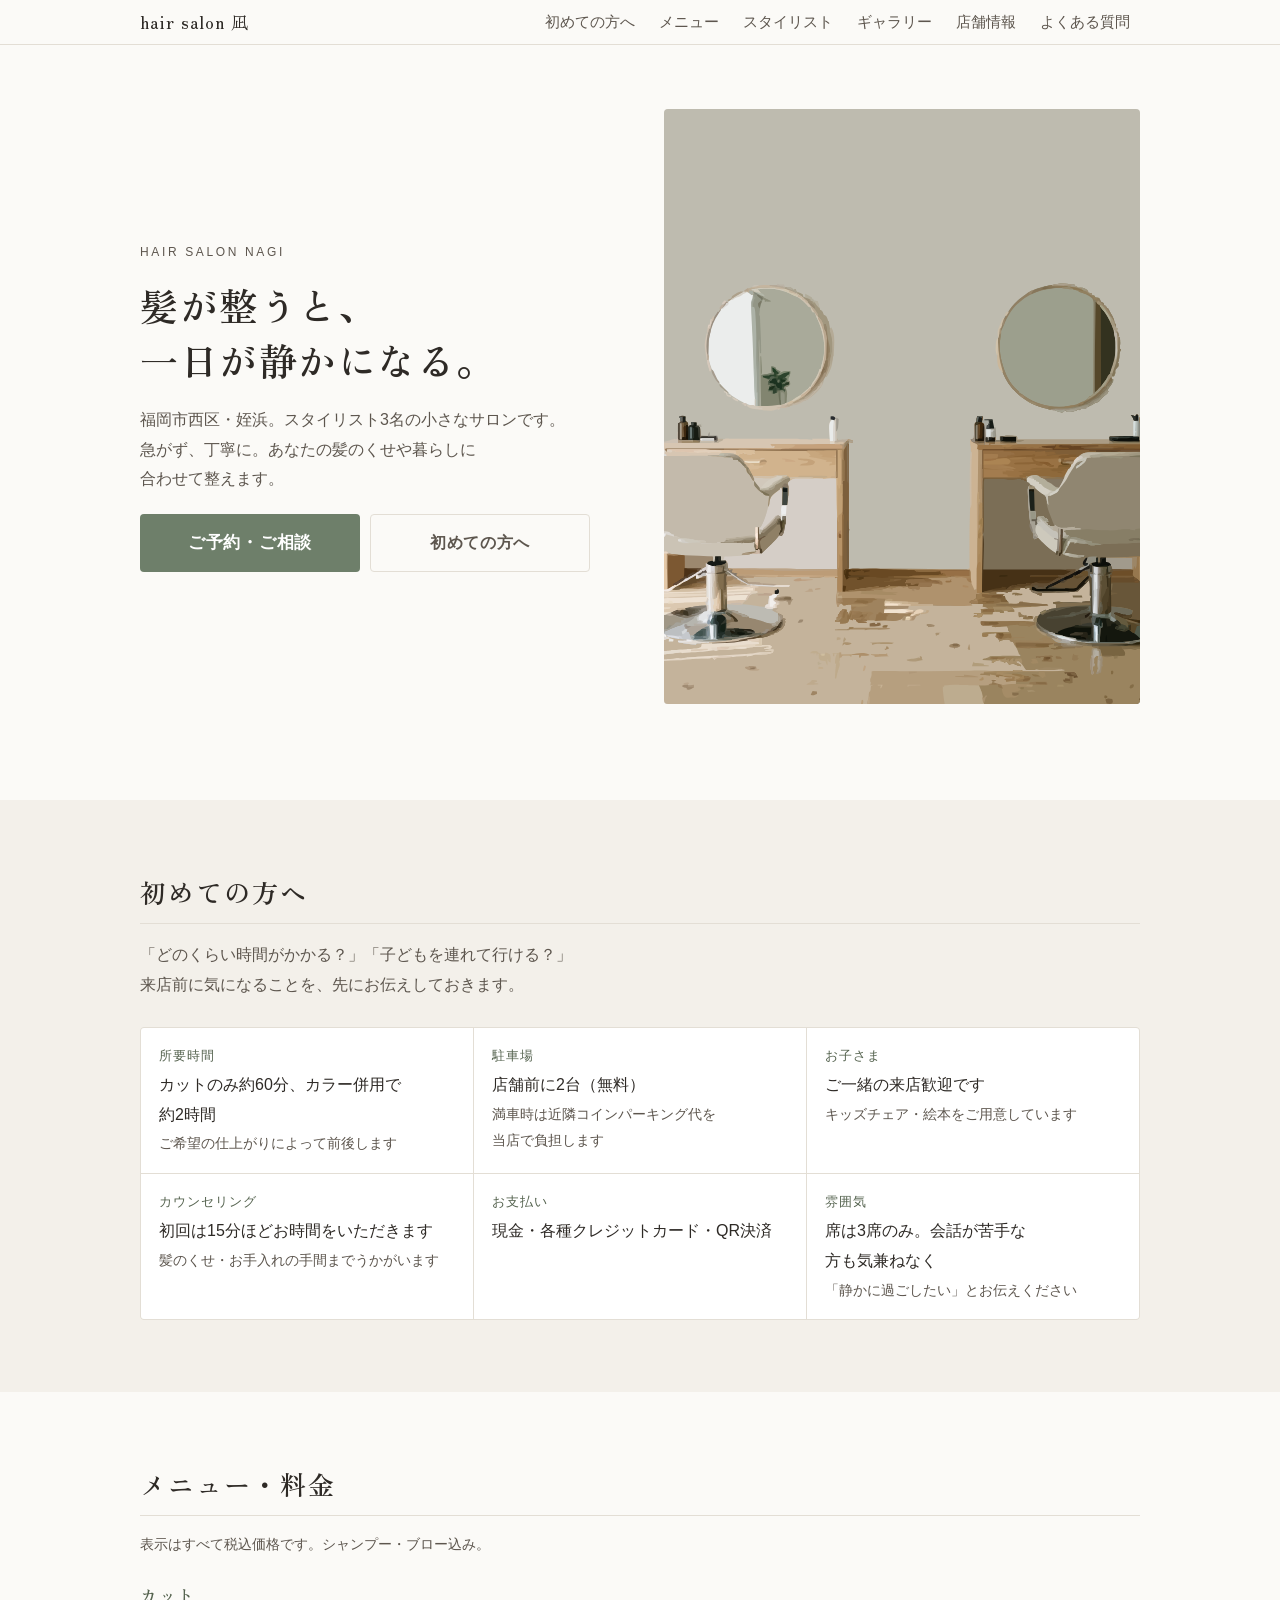
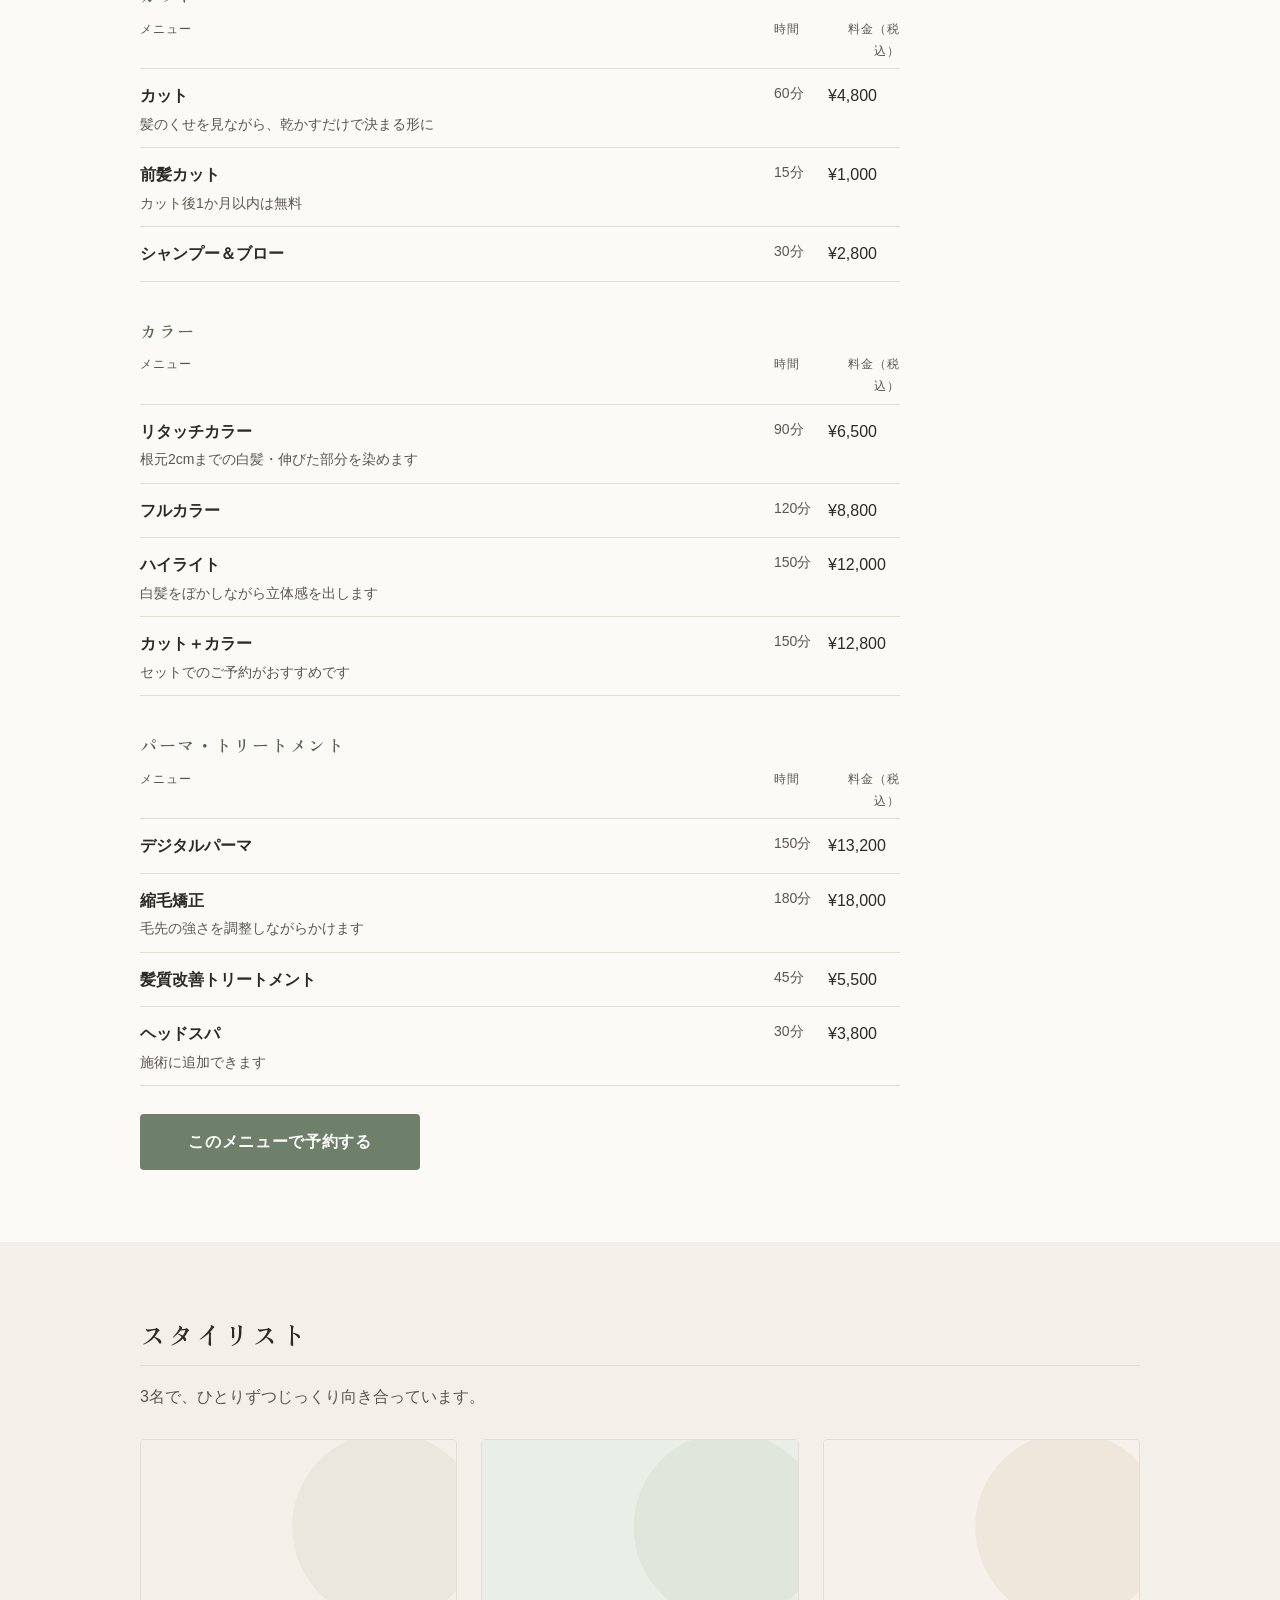
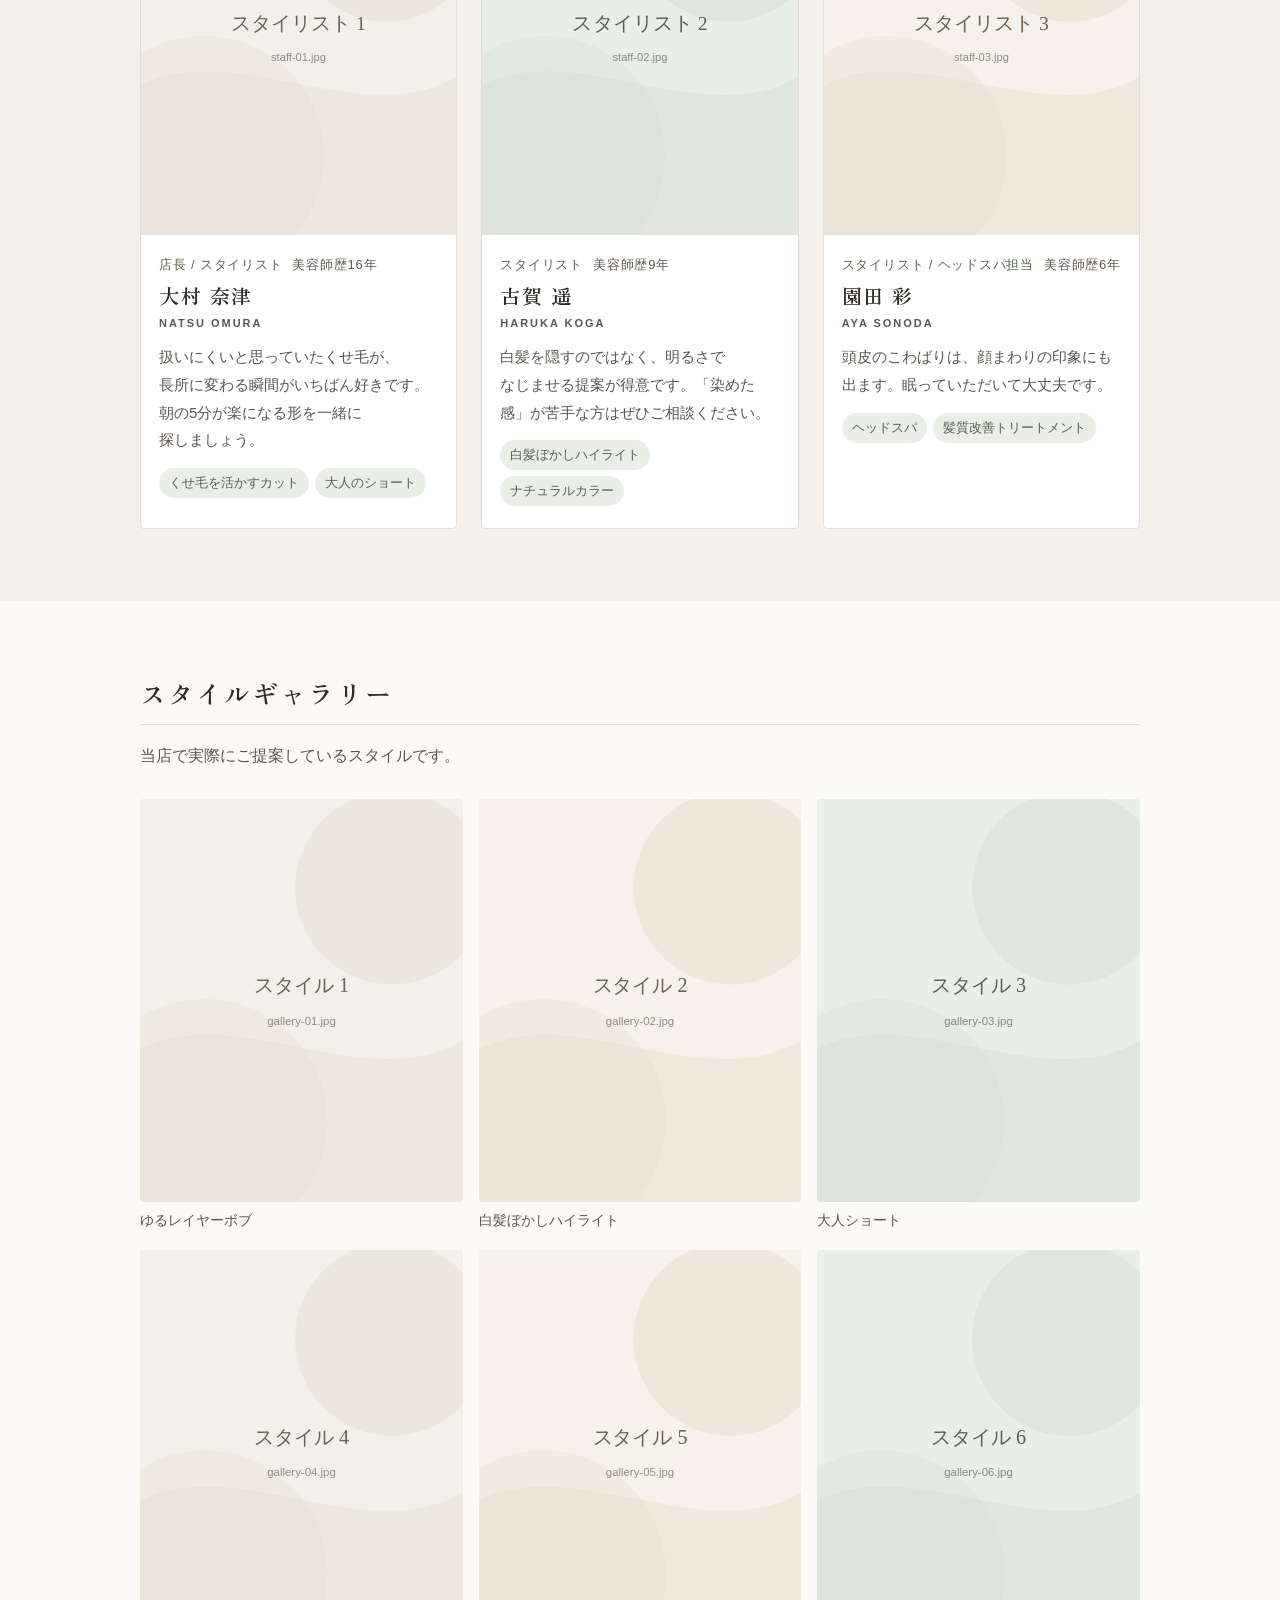
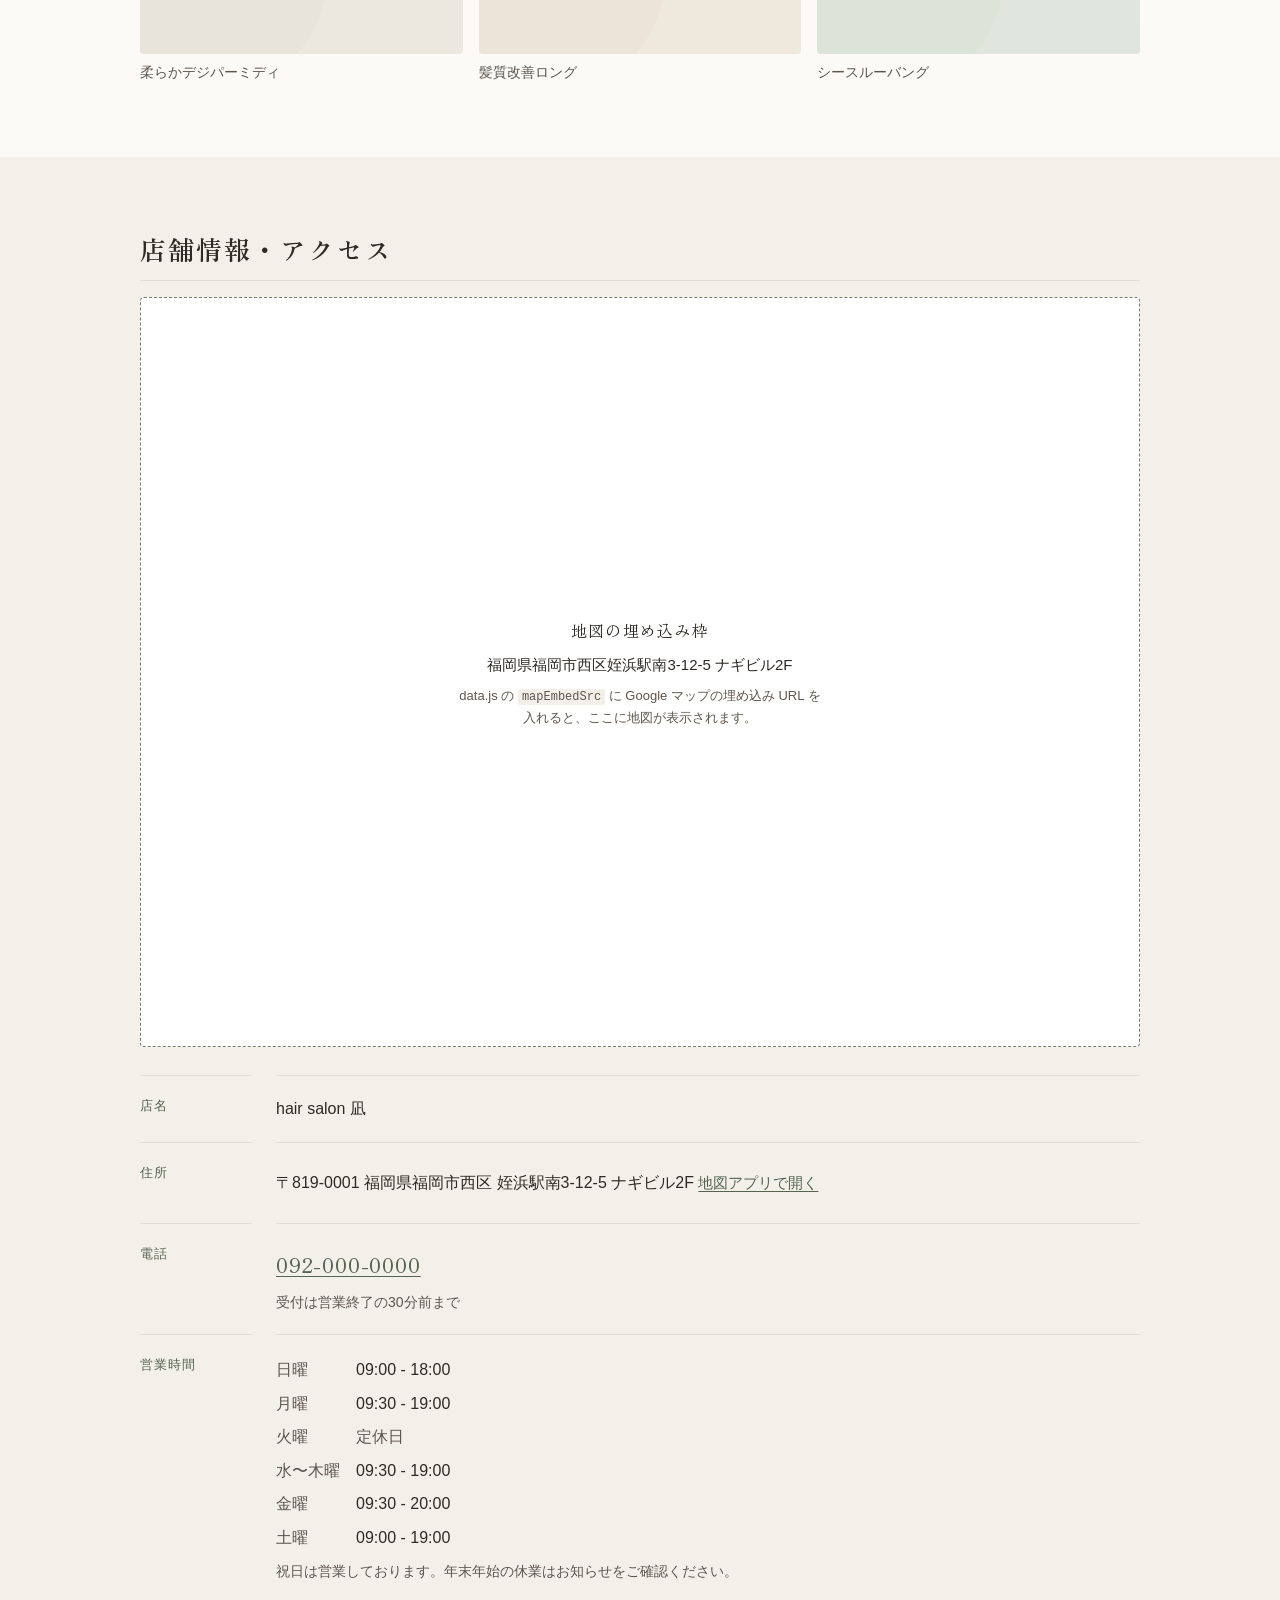
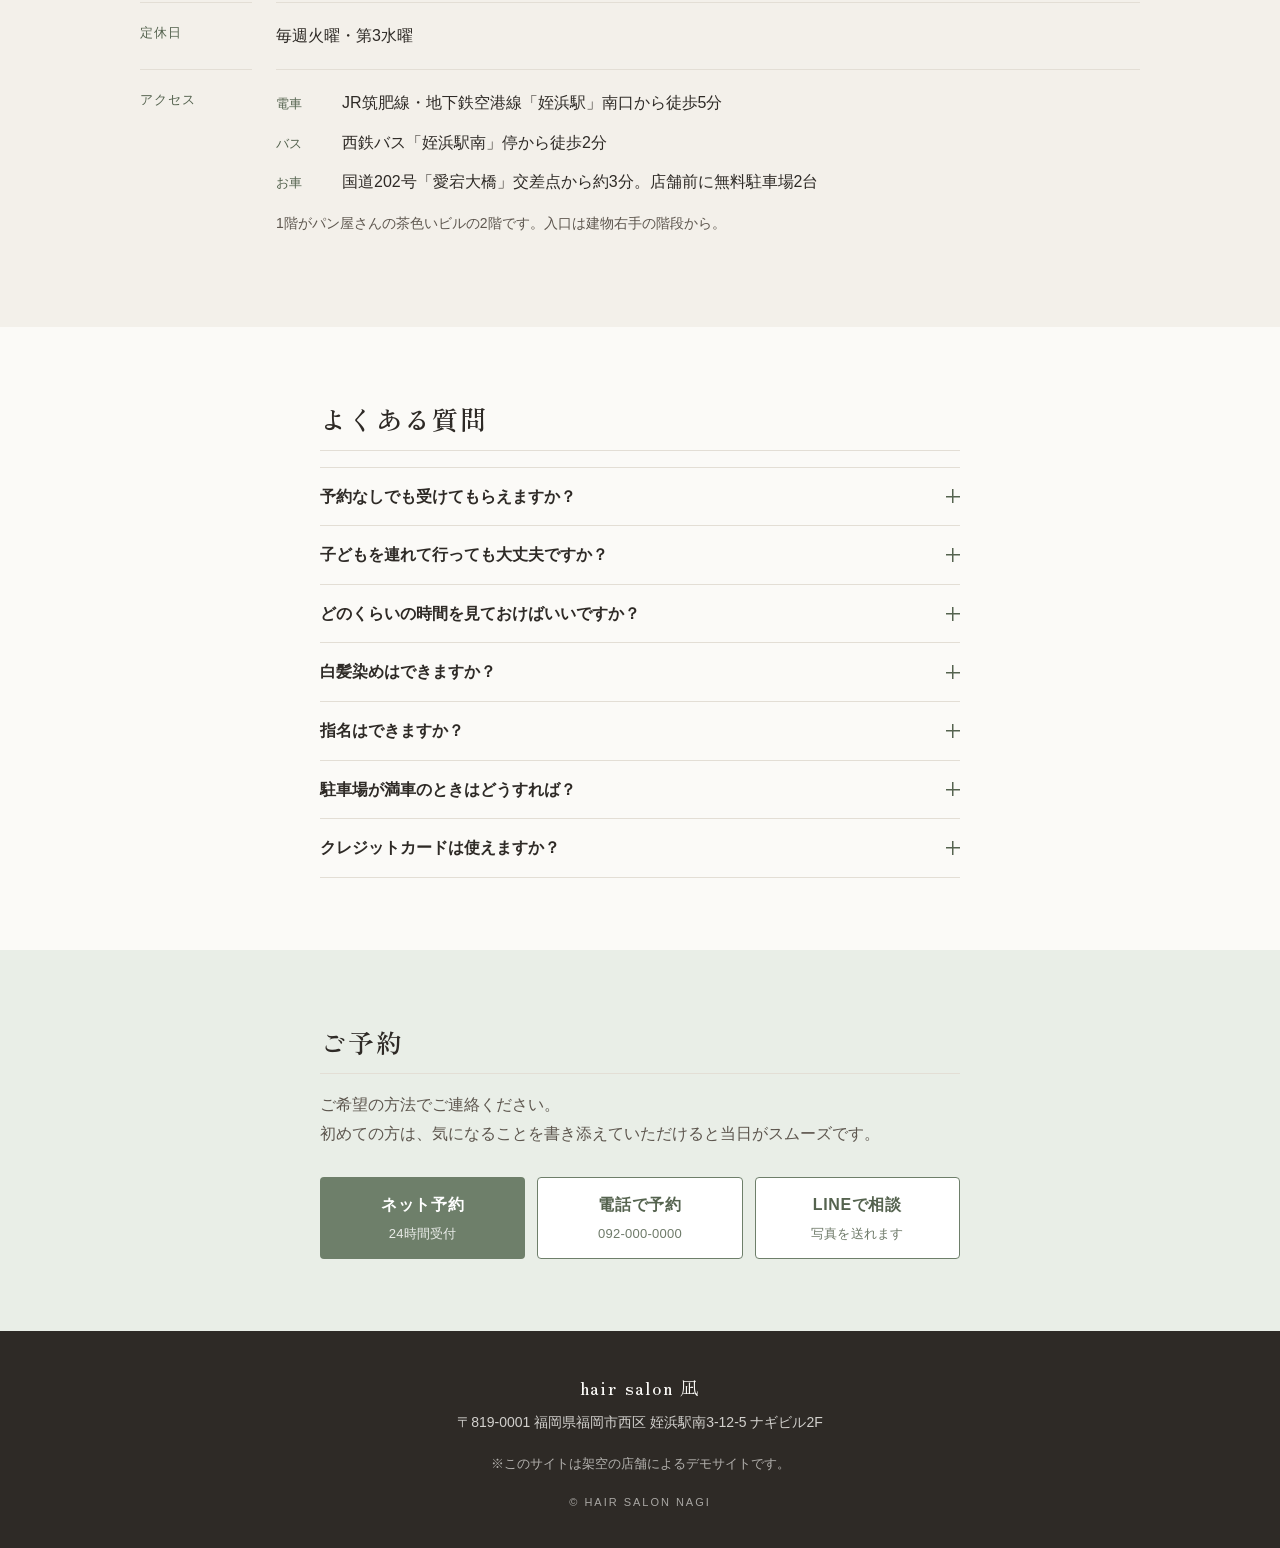
<file: index.html>
<!DOCTYPE html>
<html lang="ja">
<head>
<meta charset="UTF-8">
<meta name="viewport" content="width=device-width, initial-scale=1, viewport-fit=cover">

<!--
  【注意】ここから </head> までの店舗名・説明文・URL は、SNS やクローラが
          JavaScript を実行せずに読む箇所のため、data.js とは別に手で書き換える。
          書き換え箇所は README.md の「3. head の書き換え」を参照
-->
<title>hair salon 凪（なぎ）｜福岡市西区姪浜の美容室</title>
<meta name="description" content="福岡市西区姪浜のヘアサロン「凪」。スタイリスト3名の落ち着いた小さなサロンで、丁寧なカウンセリングと再現しやすいスタイルをご提案します。駐車場あり・お子さま同伴可。">
<link rel="canonical" href="https://kaomatsu8888.github.io/-beauty_salon_site_create/">

<meta property="og:type" content="website">
<meta property="og:site_name" content="hair salon 凪">
<meta property="og:title" content="hair salon 凪（なぎ）｜福岡市西区姪浜の美容室">
<meta property="og:description" content="福岡市西区姪浜の小さなヘアサロン。髪のくせや暮らしに合わせて、乾かすだけで決まる形に整えます。">
<meta property="og:url" content="https://kaomatsu8888.github.io/-beauty_salon_site_create/">
<meta property="og:image" content="https://kaomatsu8888.github.io/-beauty_salon_site_create/images/og.svg">
<meta name="twitter:card" content="summary_large_image">
<meta name="theme-color" content="#FBFAF7">

<link rel="icon" href="images/favicon.svg" type="image/svg+xml">
<link rel="preconnect" href="https://fonts.googleapis.com">
<link rel="preconnect" href="https://fonts.gstatic.com" crossorigin>
<link rel="stylesheet" href="https://fonts.googleapis.com/css2?family=Zen+Old+Mincho:wght@400;600&display=swap">
<link rel="stylesheet" href="css/style.css">
</head>
<body>

<a class="skip-link" href="#hero">本文へスキップ</a>

<header class="site-header" id="siteHeader">
  <div class="site-header__inner">
    <p class="site-header__name"><span data-bind="salon.name"></span></p>
    <p class="site-header__status" data-bind="status.badge" aria-live="polite"></p>
  </div>
  <nav class="site-nav" aria-label="ページ内メニュー">
    <ul class="site-nav__list">
      <li><a href="#first-time">初めての方へ</a></li>
      <li><a href="#menu">メニュー</a></li>
      <li><a href="#staff">スタイリスト</a></li>
      <li><a href="#gallery">ギャラリー</a></li>
      <li><a href="#access">店舗情報</a></li>
      <li><a href="#faq">よくある質問</a></li>
    </ul>
  </nav>
</header>

<main>

  <!-- 1. ファーストビュー -->
  <section class="hero" id="hero">
    <div class="hero__media">
      <img data-bind-src="images.hero" data-bind-alt="images.heroAlt" width="1200" height="900" fetchpriority="high" decoding="async">
    </div>
    <div class="hero__body">
      <p class="hero__en" data-bind="salon.nameEn"></p>
      <h1 class="hero__catch" data-bind-html="salon.catch"></h1>
      <p class="hero__lead" data-bind-html="salon.lead"></p>
      <div class="hero__status" data-bind-html="status.full"></div>
      <div class="hero__actions">
        <a class="btn btn--primary btn--lg" data-bind-href="salon.links.reserve">ご予約・ご相談</a>
        <a class="btn btn--ghost" href="#first-time">初めての方へ</a>
      </div>
    </div>
  </section>

  <!-- 2. 初めての方へ -->
  <section class="section section--tint" id="first-time">
    <div class="wrap">
      <h2 class="section__title" data-bind="firstTime.title"></h2>
      <p class="section__lead" data-bind-html="firstTime.lead"></p>
      <dl class="facts" data-render="firstTime"></dl>
    </div>
  </section>

  <!-- 3. メニュー・料金 -->
  <section class="section" id="menu">
    <div class="wrap">
      <h2 class="section__title" data-bind="menu.title"></h2>
      <p class="section__note" data-bind="menu.note"></p>
      <div data-render="menu"></div>
      <div class="section__cta">
        <a class="btn btn--primary" data-bind-href="salon.links.reserve">このメニューで予約する</a>
      </div>
    </div>
  </section>

  <!-- 4. スタイリスト紹介 -->
  <section class="section section--tint" id="staff">
    <div class="wrap">
      <h2 class="section__title" data-bind="staff.title"></h2>
      <p class="section__lead" data-bind-html="staff.lead"></p>
      <ul class="staff" data-render="staff"></ul>
    </div>
  </section>

  <!-- 5. スタイルギャラリー -->
  <section class="section" id="gallery">
    <div class="wrap">
      <h2 class="section__title" data-bind="gallery.title"></h2>
      <p class="section__lead" data-bind-html="gallery.lead"></p>
      <ul class="gallery" data-render="gallery"></ul>
    </div>
  </section>

  <!-- 6. 店舗情報・アクセス -->
  <section class="section section--tint" id="access">
    <div class="wrap">
      <h2 class="section__title" data-bind="access.title"></h2>

      <div class="map" data-render="map"></div>

      <dl class="info">
        <dt>店名</dt><dd data-bind="salon.name"></dd>
        <dt>住所</dt>
        <dd>
          <span data-bind-html="salon.addressFull"></span>
          <a class="info__maplink" data-bind-href="salon.mapLinkUrl" target="_blank" rel="noopener">地図アプリで開く</a>
        </dd>
        <dt>電話</dt>
        <dd><a class="info__tel" data-bind-tel="salon.tel" data-bind="salon.tel"></a>
          <span class="info__sub" data-bind="salon.telNote"></span></dd>
        <dt>営業時間</dt>
        <dd><table class="hours" data-render="hours"></table>
          <span class="info__sub" data-bind="hours.note"></span></dd>
        <dt>定休日</dt><dd data-bind="hours.closedLabel"></dd>
        <dt>アクセス</dt><dd data-render="routes"></dd>
      </dl>
    </div>
  </section>

  <!-- 7. よくある質問 -->
  <section class="section" id="faq">
    <div class="wrap wrap--narrow">
      <h2 class="section__title" data-bind="faq.title"></h2>
      <div class="faq" data-render="faq"></div>
    </div>
  </section>

  <!-- 8. 予約導線 -->
  <section class="section section--reserve" id="reserve">
    <div class="wrap wrap--narrow">
      <h2 class="section__title" data-bind="reserve.title"></h2>
      <p class="section__lead" data-bind-html="reserve.lead"></p>
      <div class="section__status" data-bind-html="status.full"></div>
      <ul class="reserve" data-render="reserve"></ul>
    </div>
  </section>

</main>

<footer class="site-footer">
  <div class="wrap">
    <p class="site-footer__name" data-bind="salon.name"></p>
    <p class="site-footer__addr" data-bind-html="salon.addressFull"></p>
    <p class="site-footer__note">※このサイトは架空の店舗によるデモサイトです。</p>
    <p class="site-footer__copy">&copy; <span data-bind="salon.nameEn"></span></p>
  </div>
</footer>

<!-- 画面下部の固定予約バー -->
<div class="actionbar" id="actionbar">
  <a class="actionbar__item actionbar__item--primary" data-bind-href="salon.links.reserve">
    <span class="actionbar__icon" aria-hidden="true">
      <svg viewBox="0 0 24 24" fill="none" stroke="currentColor" stroke-width="1.6"><rect x="3.5" y="4.5" width="17" height="16" rx="2"/><path d="M8 3v3M16 3v3M3.5 9.5h17M8.5 14h7"/></svg>
    </span>
    <span class="actionbar__label">ネット予約</span>
  </a>
  <a class="actionbar__item" data-bind-tel="salon.tel">
    <span class="actionbar__icon" aria-hidden="true">
      <svg viewBox="0 0 24 24" fill="none" stroke="currentColor" stroke-width="1.6"><path d="M6 3.5h3l1.5 4-2 1.5a11 11 0 0 0 6 6l1.5-2 4 1.5v3a2 2 0 0 1-2.2 2A16.5 16.5 0 0 1 4 5.7 2 2 0 0 1 6 3.5z"/></svg>
    </span>
    <span class="actionbar__label">電話</span>
  </a>
  <a class="actionbar__item" data-bind-href="salon.links.line">
    <span class="actionbar__icon" aria-hidden="true">
      <svg viewBox="0 0 24 24" fill="none" stroke="currentColor" stroke-width="1.6"><path d="M21 10.5c0-4-4-7.2-9-7.2S3 6.5 3 10.5c0 3.6 3.2 6.6 7.5 7.1.4 1 .3 2 .2 2.8 2.3-1 10.3-5.3 10.3-9.9z"/></svg>
    </span>
    <span class="actionbar__label">LINE</span>
  </a>
</div>

<script src="js/data.js"></script>
<script src="js/hours.js"></script>
<script src="js/render.js"></script>
<script src="js/app.js"></script>
</body>
</html>
</file>
<file: css/style.css>
@charset "UTF-8";

/**
 * hair salon 凪 デモサイト
 *
 * 【意図】色・余白・フォントをすべて :root の変数に寄せ、
 *         他店舗へ転用するときは変数の値だけで雰囲気を変えられるようにする
 * 【注意】アクセント色は --accent 1色のみ。ここを増やすと途端に
 *         量産テンプレートの見た目になるため、追加しないこと
 */

:root {
  /* 色：本文 #2E2A26 on #FBFAF7 で約12.5:1、白文字 on --accent で約4.6:1（WCAG AA） */
  --bg: #fbfaf7;
  --bg-tint: #f3f0ea;
  --surface: #ffffff;
  --text: #2e2a26;
  --text-sub: #5d564e;
  --line: #e3ded5;
  --accent: #6e7f6a;
  --accent-dark: #55634f;
  --accent-pale: #e9eee7;

  --font-serif: 'Zen Old Mincho', 'Hiragino Mincho ProN', 'Yu Mincho', serif;
  --font-sans: 'Hiragino Sans', 'Hiragino Kaku Gothic ProN', 'Noto Sans JP', 'Yu Gothic', sans-serif;

  --wrap: 1040px;
  --gap-section: 56px;
  --radius: 4px;
  --header-h: 92px;

  /* 固定バーの高さ。body の下余白と scroll-padding の計算に使う */
  --bar-h: 62px;
}

*,
*::before,
*::after {
  box-sizing: border-box;
}

html {
  scroll-behavior: smooth;
  /* アンカー移動時に固定ヘッダーへ潜り込ませない */
  scroll-padding-top: calc(var(--header-h) + 12px);
}

body {
  margin: 0;
  background: var(--bg);
  color: var(--text);
  font-family: var(--font-sans);
  /* 本文は 16px 以上を厳守（タップ時の意図しない拡大も防げる） */
  font-size: 16px;
  line-height: 1.85;
  font-feature-settings: 'palt' 1;
  /* 日本語の禁則処理を優先し、英数字の長い連続だけ折り返す */
  line-break: strict;
  word-break: normal;
  overflow-wrap: break-word;
  -webkit-text-size-adjust: 100%;
  padding-bottom: calc(var(--bar-h) + env(safe-area-inset-bottom, 0px));
}

img {
  max-width: 100%;
  height: auto;
  display: block;
}

a {
  color: var(--accent-dark);
  text-decoration-thickness: 1px;
  text-underline-offset: 3px;
}

h1,
h2,
h3 {
  font-family: var(--font-serif);
  font-weight: 600;
  line-height: 1.5;
  margin: 0;
}

:focus-visible {
  outline: 2px solid var(--accent-dark);
  outline-offset: 3px;
}

.visually-hidden {
  position: absolute;
  width: 1px;
  height: 1px;
  margin: -1px;
  padding: 0;
  overflow: hidden;
  clip-path: inset(50%);
  white-space: nowrap;
}

.skip-link {
  position: absolute;
  left: -9999px;
}
.skip-link:focus {
  left: 12px;
  top: 12px;
  z-index: 100;
  background: var(--surface);
  padding: 10px 16px;
  border-radius: var(--radius);
}

/* 日本語の語の途中で折り返させたくない範囲に使う */
.nowrap {
  display: inline-block;
}

/**
 * 日本語の折り返し品質。
 *
 * 【意図】「おきま／す。」のように文節の途中や句点だけが次行に落ちると
 *         読みづらく、素人っぽい見た目になるため文節単位で折り返す
 * 【注意】word-break: auto-phrase は Chrome 系のみ、text-wrap: pretty も
 *         ブラウザによって未対応。未対応環境では無視されるだけで崩れはしない。
 *         確実に切らせたくない箇所は .nowrap を使うこと
 */
.hero__catch,
.hero__lead,
.section__title,
.section__lead,
.section__note,
.facts__value,
.facts__note,
.menu-table__desc,
.staff__message,
.faq__q-text,
.faq__a p,
.routes__value,
.routes__landmark,
.map__placeholder-note {
  word-break: auto-phrase;
  text-wrap: pretty;
}

.wrap {
  width: 100%;
  max-width: var(--wrap);
  margin-inline: auto;
  padding-inline: 20px;
}
.wrap--narrow {
  max-width: 680px;
}

/* --- ヘッダー ------------------------------------------------------------- */

.site-header {
  position: sticky;
  top: 0;
  z-index: 20;
  background: color-mix(in srgb, var(--bg) 92%, transparent);
  backdrop-filter: blur(8px);
  border-bottom: 1px solid var(--line);
  padding-top: env(safe-area-inset-top, 0px);
}

.site-header__inner {
  display: flex;
  align-items: center;
  justify-content: space-between;
  gap: 12px;
  max-width: var(--wrap);
  margin-inline: auto;
  padding: 12px 20px 8px;
}

.site-header__name {
  margin: 0;
  font-family: var(--font-serif);
  font-size: 17px;
  letter-spacing: 0.06em;
}

.site-header__status {
  margin: 0;
  flex: none;
  font-size: 13px;
  line-height: 1.4;
  padding: 4px 10px;
  border-radius: 999px;
  border: 1px solid var(--line);
  color: var(--text-sub);
  background: var(--surface);
}
.site-header__status.is-open {
  color: var(--accent-dark);
  border-color: var(--accent);
  background: var(--accent-pale);
}

.site-nav {
  overflow-x: auto;
  scrollbar-width: none;
  -webkit-overflow-scrolling: touch;
}
.site-nav::-webkit-scrollbar {
  display: none;
}

.site-nav__list {
  display: flex;
  gap: 4px;
  list-style: none;
  margin: 0;
  padding: 0 16px 6px;
  max-width: var(--wrap);
  margin-inline: auto;
}

.site-nav__list a {
  display: block;
  /* タップ領域 44px 以上を確保 */
  min-height: 44px;
  display: flex;
  align-items: center;
  padding: 0 10px;
  white-space: nowrap;
  font-size: 15px;
  color: var(--text-sub);
  text-decoration: none;
}
.site-nav__list a:hover,
.site-nav__list a:focus-visible {
  color: var(--accent-dark);
}

/* --- ファーストビュー ----------------------------------------------------- */

.hero {
  padding-bottom: var(--gap-section);
}

.hero__media {
  /**
   * 【意図】縦長にすると画像だけで初回表示が埋まり、予約ボタンが
   *         折り返し線より下に落ちる。横長寄りにして CTA を画面内に残す
   * 【制約】aspect-ratio は画像読み込み前からレイアウトを確定させるため必須（CLS 対策）
   */
  aspect-ratio: 4 / 3;
  overflow: hidden;
  background: var(--bg-tint);
}
.hero__media img {
  width: 100%;
  height: 100%;
  object-fit: cover;
}

.hero__body {
  max-width: var(--wrap);
  margin-inline: auto;
  padding: 28px 20px 0;
}

.hero__en {
  margin: 0 0 14px;
  font-size: 12px;
  letter-spacing: 0.22em;
  text-transform: uppercase;
  color: var(--text-sub);
}

.hero__catch {
  font-size: 28px;
  letter-spacing: 0.04em;
  margin-bottom: 18px;
}

.hero__lead {
  margin: 0 0 20px;
  color: var(--text-sub);
  font-size: 16px;
}

.hero__status {
  margin-bottom: 20px;
}

.hero__actions {
  display: flex;
  flex-direction: column;
  gap: 10px;
}

/* --- 営業状態の行 --------------------------------------------------------- */

.statusline {
  display: inline-flex;
  align-items: center;
  gap: 8px;
  flex-wrap: wrap;
  font-size: 15px;
  padding: 8px 14px;
  border: 1px solid var(--line);
  border-radius: 999px;
  background: var(--surface);
  color: var(--text-sub);
}
.statusline__dot {
  width: 8px;
  height: 8px;
  border-radius: 50%;
  background: currentColor;
  flex: none;
}
.statusline__label {
  font-weight: 600;
  color: var(--text);
}
.statusline.is-open {
  border-color: var(--accent);
  background: var(--accent-pale);
}
.statusline.is-open .statusline__dot,
.statusline.is-open .statusline__label {
  color: var(--accent-dark);
}
.statusline__detail {
  font-size: 14px;
}

/* --- ボタン --------------------------------------------------------------- */

.btn {
  display: inline-flex;
  flex-direction: column;
  align-items: center;
  justify-content: center;
  gap: 2px;
  min-height: 52px;
  padding: 12px 24px;
  border-radius: var(--radius);
  font-size: 16px;
  font-weight: 600;
  letter-spacing: 0.04em;
  text-decoration: none;
  border: 1px solid transparent;
  transition: background-color 0.2s ease, color 0.2s ease, border-color 0.2s ease;
}
.btn--primary {
  background: var(--accent);
  color: #fff;
}
.btn--primary:hover,
.btn--primary:focus-visible {
  background: var(--accent-dark);
}
.btn--outline {
  background: var(--surface);
  color: var(--accent-dark);
  border-color: var(--accent);
}
.btn--outline:hover,
.btn--outline:focus-visible {
  background: var(--accent-pale);
}
.btn--ghost {
  background: transparent;
  color: var(--text-sub);
  border-color: var(--line);
}
.btn--lg {
  min-height: 58px;
  font-size: 17px;
}
.btn--block {
  width: 100%;
}
.btn__note {
  font-size: 13px;
  font-weight: 400;
  opacity: 0.85;
  letter-spacing: 0.02em;
}

/* --- セクション共通 ------------------------------------------------------- */

.section {
  padding: var(--gap-section) 0;
}
.section--tint {
  background: var(--bg-tint);
}
.section--reserve {
  background: var(--accent-pale);
}

.section__title {
  font-size: 22px;
  letter-spacing: 0.08em;
  margin-bottom: 16px;
  padding-bottom: 12px;
  border-bottom: 1px solid var(--line);
}

.section__lead {
  margin: 0 0 28px;
  color: var(--text-sub);
}
.section__note {
  margin: 0 0 24px;
  font-size: 14px;
  color: var(--text-sub);
}
.section__cta {
  margin-top: 28px;
}
.section__cta .btn {
  width: 100%;
}
.section__status {
  margin-bottom: 24px;
}

/* --- 初めての方へ --------------------------------------------------------- */

.facts {
  margin: 0;
  display: grid;
  gap: 1px;
  background: var(--line);
  border: 1px solid var(--line);
  border-radius: var(--radius);
  overflow: hidden;
}
.facts__item {
  background: var(--surface);
  padding: 16px 18px;
}
.facts__label {
  font-size: 13px;
  letter-spacing: 0.08em;
  color: var(--accent-dark);
  margin-bottom: 2px;
}
.facts__value {
  margin: 0;
  font-size: 16px;
}
.facts__note {
  display: block;
  font-size: 14px;
  color: var(--text-sub);
  margin-top: 2px;
}

/* --- メニュー表 ----------------------------------------------------------- */

.menu-group + .menu-group {
  margin-top: 36px;
}
.menu-group__title {
  font-size: 17px;
  letter-spacing: 0.1em;
  color: var(--accent-dark);
  margin-bottom: 10px;
}

.menu-table {
  width: 100%;
  border-collapse: collapse;
  font-size: 16px;
}
.menu-table thead th {
  font-size: 12px;
  font-weight: 400;
  letter-spacing: 0.08em;
  color: var(--text-sub);
  text-align: left;
  padding: 0 8px 6px 0;
  border-bottom: 1px solid var(--line);
}
.menu-table thead th:nth-child(2) {
  width: 4.5em;
}
.menu-table thead th:last-child {
  width: 6em;
  text-align: right;
  padding-right: 0;
}
.menu-table tbody tr {
  border-bottom: 1px solid var(--line);
}
.menu-table th,
.menu-table td {
  padding: 12px 8px 12px 0;
  vertical-align: top;
  text-align: left;
}
.menu-table__name {
  font-weight: 600;
}
.menu-table__desc {
  display: block;
  font-size: 14px;
  font-weight: 400;
  color: var(--text-sub);
  line-height: 1.6;
  margin-top: 2px;
}
.menu-table__time {
  font-size: 14px;
  color: var(--text-sub);
  white-space: nowrap;
}
.menu-table__price {
  text-align: right;
  padding-right: 0;
  white-space: nowrap;
  /* 数字の桁を揃えて比較しやすくする */
  font-variant-numeric: tabular-nums;
}

/* --- スタイリスト --------------------------------------------------------- */

.staff {
  list-style: none;
  margin: 0;
  padding: 0;
  display: grid;
  gap: 32px;
}
.staff__item {
  background: var(--surface);
  border: 1px solid var(--line);
  border-radius: var(--radius);
  overflow: hidden;
}
.staff__photo {
  aspect-ratio: 4 / 5;
  background: var(--bg-tint);
}
.staff__photo img {
  width: 100%;
  height: 100%;
  object-fit: cover;
}
.staff__body {
  padding: 18px 18px 22px;
}
.staff__role {
  margin: 0 0 4px;
  font-size: 13px;
  letter-spacing: 0.06em;
  color: var(--accent-dark);
}
.staff__career {
  margin-left: 10px;
  color: var(--text-sub);
}
.staff__name {
  font-size: 20px;
  letter-spacing: 0.08em;
  margin-bottom: 12px;
}
.staff__name-en {
  display: block;
  font-family: var(--font-sans);
  font-size: 11px;
  letter-spacing: 0.18em;
  text-transform: uppercase;
  color: var(--text-sub);
  margin-top: 4px;
}
.staff__message {
  margin: 0 0 14px;
  font-size: 15px;
  color: var(--text-sub);
}

.tags {
  list-style: none;
  display: flex;
  flex-wrap: wrap;
  gap: 6px;
  margin: 0;
  padding: 0;
}
.tags__item {
  font-size: 13px;
  padding: 3px 10px;
  border-radius: 999px;
  background: var(--accent-pale);
  color: var(--accent-dark);
}

/* --- ギャラリー ----------------------------------------------------------- */

.gallery {
  list-style: none;
  margin: 0;
  padding: 0;
  display: grid;
  grid-template-columns: repeat(2, 1fr);
  gap: 12px;
}
.gallery__item img {
  width: 100%;
  aspect-ratio: 4 / 5;
  object-fit: cover;
  background: var(--bg-tint);
  border-radius: var(--radius);
}
.gallery__caption {
  margin: 6px 0 0;
  font-size: 14px;
  color: var(--text-sub);
}

/* --- 店舗情報 ------------------------------------------------------------- */

.map {
  margin-bottom: 28px;
}
.map iframe {
  width: 100%;
  aspect-ratio: 4 / 3;
  border: 1px solid var(--line);
  border-radius: var(--radius);
  display: block;
}
.map__placeholder {
  aspect-ratio: 4 / 3;
  display: flex;
  flex-direction: column;
  align-items: center;
  justify-content: center;
  gap: 6px;
  text-align: center;
  padding: 20px;
  border: 1px dashed var(--accent);
  border-radius: var(--radius);
  background: var(--surface);
}
.map__placeholder-title {
  margin: 0;
  font-family: var(--font-serif);
  font-size: 16px;
  letter-spacing: 0.08em;
}
.map__placeholder-text {
  margin: 0;
  font-size: 15px;
}
.map__placeholder-note {
  margin: 0;
  font-size: 13px;
  line-height: 1.7;
  color: var(--text-sub);
  max-width: 28em;
}
.map__placeholder code {
  font-size: 12px;
  background: var(--bg-tint);
  padding: 1px 4px;
  border-radius: 2px;
}

.info {
  margin: 0;
}
.info dt {
  font-size: 13px;
  letter-spacing: 0.08em;
  color: var(--accent-dark);
  padding-top: 16px;
  border-top: 1px solid var(--line);
}
.info dd {
  margin: 2px 0 16px;
}
.info__sub {
  display: block;
  font-size: 14px;
  color: var(--text-sub);
  margin-top: 4px;
}
.info__maplink {
  display: inline-flex;
  align-items: center;
  min-height: 44px;
  font-size: 15px;
}
.info__tel {
  font-family: var(--font-serif);
  font-size: 20px;
  letter-spacing: 0.04em;
  display: inline-flex;
  align-items: center;
  min-height: 44px;
}

.hours {
  border-collapse: collapse;
  font-size: 16px;
  font-variant-numeric: tabular-nums;
}
.hours th {
  text-align: left;
  font-weight: 400;
  color: var(--text-sub);
  padding: 2px 16px 2px 0;
  white-space: nowrap;
}
.hours td {
  padding: 2px 0;
}
.hours .is-closed td {
  color: var(--text-sub);
}

.routes {
  list-style: none;
  margin: 0;
  padding: 0;
  display: grid;
  gap: 10px;
}
.routes__item {
  display: grid;
  grid-template-columns: 3.5em 1fr;
  gap: 10px;
}
.routes__label {
  font-size: 13px;
  color: var(--accent-dark);
  padding-top: 4px;
}
.routes__landmark {
  margin: 14px 0 0;
  font-size: 14px;
  color: var(--text-sub);
}

/* --- FAQ ------------------------------------------------------------------ */

.faq {
  border-top: 1px solid var(--line);
}
.faq__item {
  border-bottom: 1px solid var(--line);
}
.faq__q {
  /* summary の既定マーカーを消して自前の +/− を描く */
  list-style: none;
  cursor: pointer;
  display: flex;
  align-items: center;
  gap: 12px;
  min-height: 56px;
  padding: 14px 0;
  font-size: 16px;
  font-weight: 600;
}
.faq__q::-webkit-details-marker {
  display: none;
}
.faq__q-text {
  flex: 1;
}
.faq__q::after {
  content: '';
  flex: none;
  width: 14px;
  height: 14px;
  background:
    linear-gradient(var(--accent-dark), var(--accent-dark)) center / 14px 1.5px no-repeat,
    linear-gradient(var(--accent-dark), var(--accent-dark)) center / 1.5px 14px no-repeat;
  transition: transform 0.25s ease;
}
.faq__item[open] .faq__q::after {
  transform: rotate(90deg);
  background: linear-gradient(var(--accent-dark), var(--accent-dark)) center / 14px 1.5px no-repeat;
}
.faq__a {
  padding: 0 0 18px;
}
.faq__a p {
  margin: 0;
  color: var(--text-sub);
}

/* --- 予約セクション ------------------------------------------------------- */

.reserve {
  list-style: none;
  margin: 0;
  padding: 0;
  display: grid;
  gap: 12px;
}

/* --- フッター ------------------------------------------------------------- */

.site-footer {
  background: var(--text);
  color: var(--bg);
  padding: 40px 0 36px;
  text-align: center;
}
.site-footer__name {
  margin: 0 0 6px;
  font-family: var(--font-serif);
  font-size: 18px;
  letter-spacing: 0.1em;
}
.site-footer__addr {
  margin: 0 0 16px;
  font-size: 14px;
  opacity: 0.8;
}
.site-footer__note {
  margin: 0 0 16px;
  font-size: 13px;
  opacity: 0.65;
}
.site-footer__copy {
  margin: 0;
  font-size: 11px;
  letter-spacing: 0.18em;
  text-transform: uppercase;
  opacity: 0.6;
}

/* --- 固定予約バー --------------------------------------------------------- */

.actionbar {
  position: fixed;
  left: 0;
  right: 0;
  bottom: 0;
  z-index: 30;
  display: grid;
  grid-template-columns: 1.4fr 1fr 1fr;
  gap: 1px;
  background: var(--line);
  border-top: 1px solid var(--line);
  /* 【注意】iPhone のホームバーに潜らせないため inset を padding に足す */
  padding-bottom: env(safe-area-inset-bottom, 0px);
  transform: translateY(110%);
  transition: transform 0.3s ease;
}
.actionbar.is-visible {
  transform: translateY(0);
}

.actionbar__item {
  display: flex;
  align-items: center;
  justify-content: center;
  gap: 6px;
  /* タップ領域を 44px 以上確保 */
  min-height: 62px;
  background: var(--surface);
  color: var(--text);
  font-size: 15px;
  font-weight: 600;
  letter-spacing: 0.04em;
  text-decoration: none;
}
.actionbar__item--primary {
  background: var(--accent);
  color: #fff;
}
.actionbar__icon {
  width: 20px;
  height: 20px;
  flex: none;
}
.actionbar__icon svg {
  width: 100%;
  height: 100%;
  stroke-linecap: round;
  stroke-linejoin: round;
}

/* --- スクロール演出 ------------------------------------------------------- */

.reveal {
  opacity: 0;
  transform: translateY(8px);
  transition: opacity 0.4s ease, transform 0.4s ease;
}
.reveal.is-revealed {
  opacity: 1;
  transform: none;
}

@media (prefers-reduced-motion: reduce) {
  html {
    scroll-behavior: auto;
  }
  *,
  *::before,
  *::after {
    animation-duration: 0.01ms !important;
    transition-duration: 0.01ms !important;
  }
  .reveal {
    opacity: 1;
    transform: none;
  }
  .actionbar {
    transform: none;
  }
}

/* --- 600px 以上 ----------------------------------------------------------- */

@media (min-width: 600px) {
  :root {
    --gap-section: 72px;
  }
  .hero__media {
    aspect-ratio: 16 / 9;
  }
  .facts {
    grid-template-columns: 1fr 1fr;
  }
  .gallery {
    grid-template-columns: repeat(3, 1fr);
    gap: 16px;
  }
  .hero__actions {
    flex-direction: row;
  }
  .hero__actions .btn {
    min-width: 220px;
  }
  .section__cta .btn,
  .reserve {
    width: auto;
  }
  .reserve {
    grid-template-columns: repeat(3, 1fr);
  }
  .section__cta .btn {
    min-width: 280px;
  }
  .info {
    display: grid;
    grid-template-columns: 7em 1fr;
    column-gap: 24px;
  }
  .info dt {
    padding-top: 18px;
  }
  .info dd {
    margin: 0 0 18px;
    padding-top: 18px;
    border-top: 1px solid var(--line);
  }
}

/* --- 900px 以上（PC） ----------------------------------------------------- */

@media (min-width: 900px) {
  body {
    /* PC では固定バーを出さないので下余白も不要 */
    padding-bottom: 0;
  }
  .actionbar {
    display: none;
  }
  .site-header {
    display: flex;
    align-items: center;
    justify-content: space-between;
    gap: 24px;
    max-width: none;
    /* 本文セクション（.wrap の内側）と左右の開始位置を揃える */
    padding-inline: max(20px, calc((100% - var(--wrap)) / 2 + 20px));
  }
  .site-header__inner {
    flex: none;
    padding: 0;
    /**
     * 【注意】親が flex になるため margin-inline: auto を必ず打ち消す。
     *         flex アイテムの auto マージンは余白を吸い尽くし、
     *         店名が中央へ押し出される
     */
    margin-inline: 0;
    max-width: none;
  }
  .site-nav__list {
    padding: 0;
  }

  .hero {
    display: grid;
    grid-template-columns: 1fr 1fr;
    align-items: center;
    gap: 48px;
    max-width: var(--wrap);
    margin-inline: auto;
    padding: 64px 20px 96px;
  }
  .hero__media {
    aspect-ratio: 4 / 5;
    border-radius: var(--radius);
  }
  .hero__body {
    padding: 0;
    order: -1;
  }
  .hero__catch {
    font-size: 38px;
    line-height: 1.45;
  }
  .section__title {
    font-size: 26px;
  }
  .facts {
    grid-template-columns: repeat(3, 1fr);
  }
  .staff {
    grid-template-columns: repeat(3, 1fr);
    gap: 24px;
  }
  .menu-group {
    max-width: 760px;
  }
}
</file>
